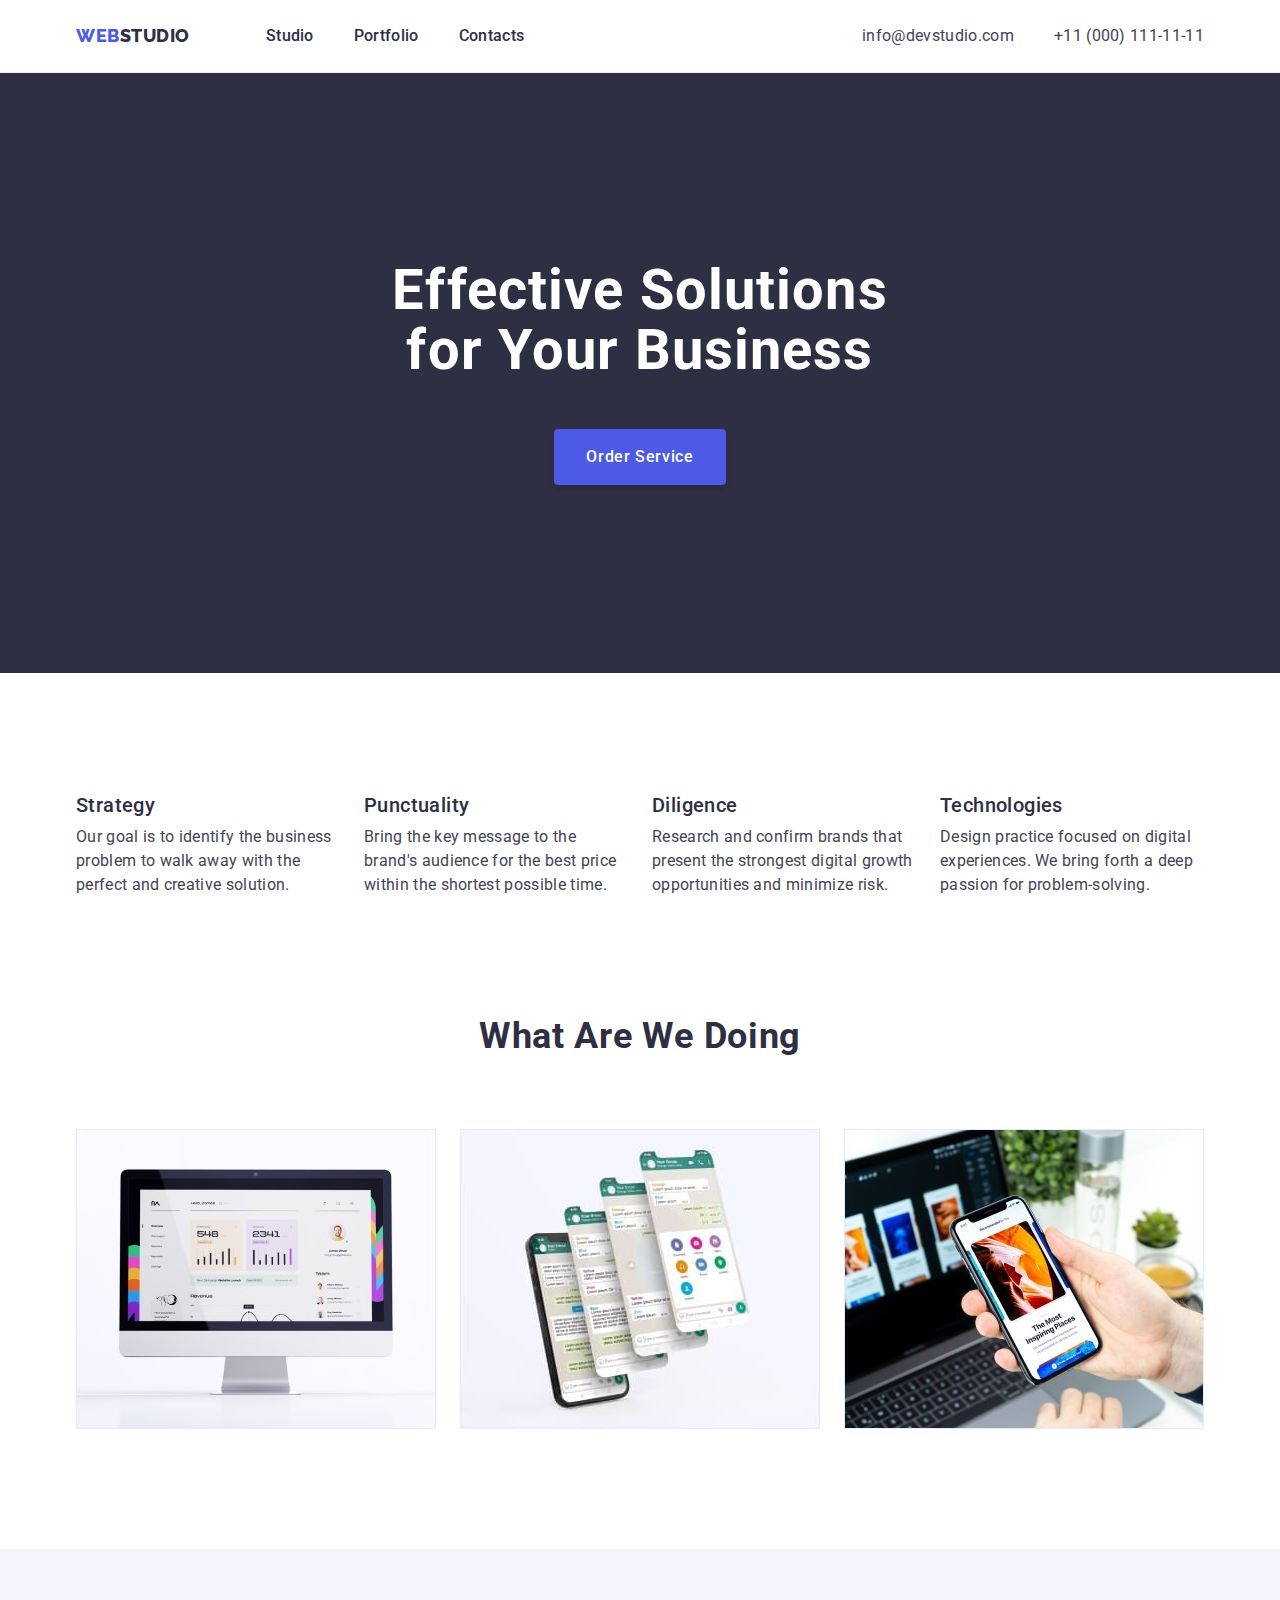
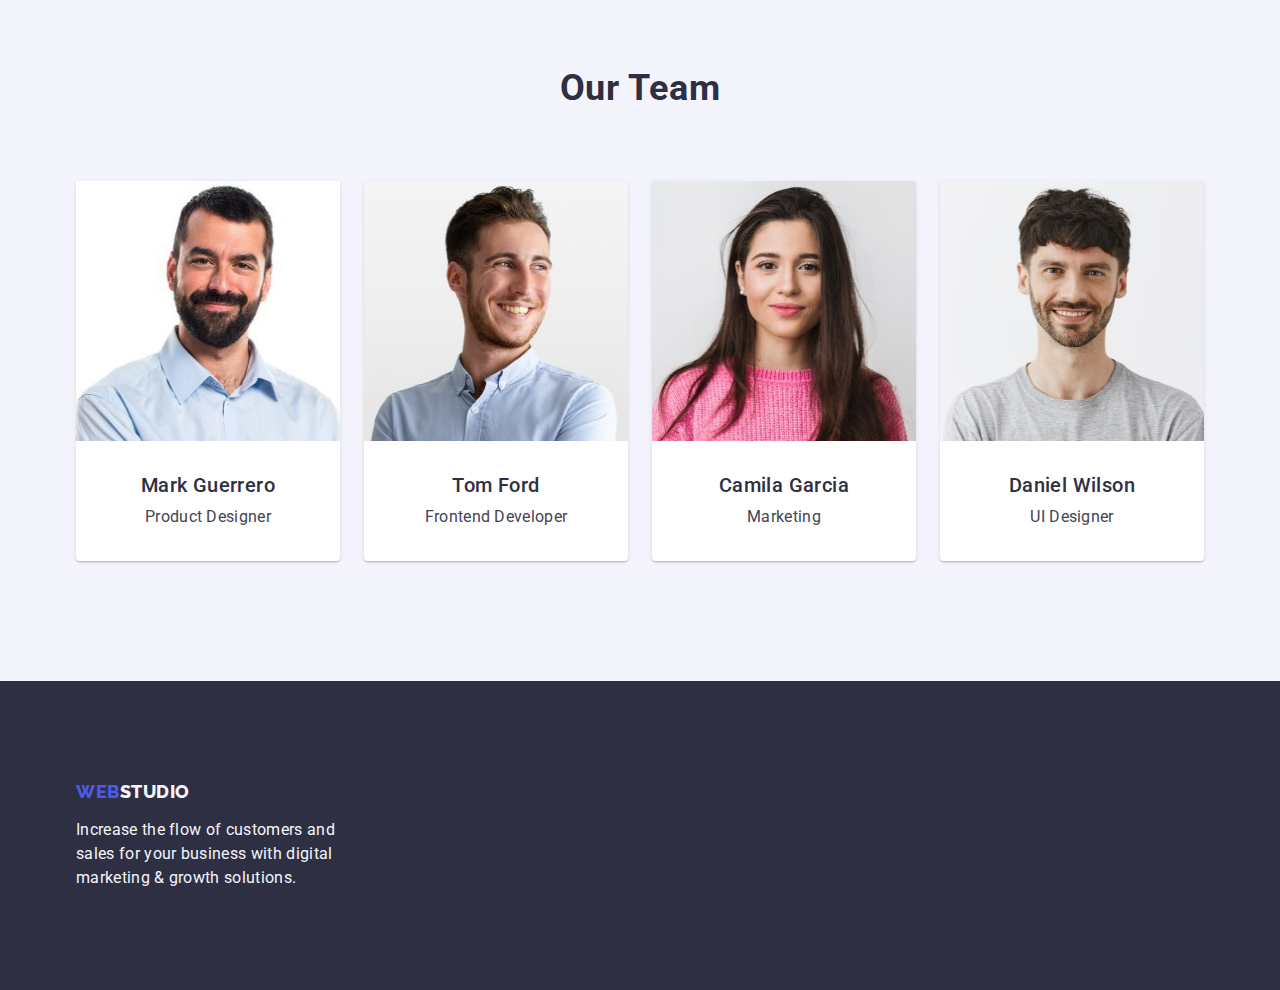
<file: index.html>
<!DOCTYPE html>
<html lang="en">
  <head>
    <meta charset="UTF-8" />
    <meta http-equiv="X-UA-Compatible" content="IE=edge" />
    <meta name="viewport" content="width=device-width, initial-scale=1.0" />
    <title>Web Studio</title>
    <link rel="preconnect" href="https://fonts.googleapis.com" />
    <link rel="preconnect" href="https://fonts.gstatic.com" crossorigin />
    <link
      href="https://fonts.googleapis.com/css2?family=Raleway:wght@800&family=Roboto:wght@400;500;700&display=swap"
      rel="stylesheet"
    />
    <link
      rel="stylesheet"
      href="https://cdnjs.cloudflare.com/ajax/libs/modern-normalize/1.1.0/modern-normalize.min.css"
    />
    <link rel="stylesheet" href="./css/styles.css" />
  </head>
  <body>
    <!-- Header -->
    <header class="page-header">
      <div class="container page-header-container">
        <nav class="page-navigation">
          <a class="logo-part-one link" href="./index.html">Web<span class="logo-part-second link">Studio</span></a>
          <ul class="menu list">
            <li><a class="menu-list-item link" href="./index.html">Studio</a></li>
            <li><a class="menu-list-item link" href="./portfolio.html">Portfolio</a></li>
            <li><a class="menu-list-item link" href="">Contacts</a></li>
          </ul>
        </nav>
        <address class="contact-item-list">
          <ul class="contact list">
            <li>
              <a class="contact-item link" href="mailto:info@devstudio.com">info@devstudio.com</a>
            </li>
            <li>
              <a class="contact-item link" href="tel:+110001111111">+11 (000) 111-11-11</a>
            </li>
          </ul>
        </address>
      </div>
    </header>
    <!-- Main content -->
    <main>
      <!-- section 1 hero-->
      <section class="hero-page">
        <div class="container">
          <h1 class="main-text">Effective Solutions for Your Business</h1>
          <button class="order-btn" type="button">Order Service</button>
        </div>
      </section>

      <!-- section 2 features-->
      <section class="section">
        <div class="container">
          <h2 class="visually-hidden">Features</h2>
          <ul class="list features-container">
            <li class="features-container-item">
              <h3 class="feature-name">Strategy</h3>
              <p class="feature-descr">
                Our goal is to identify the business problem to walk away with the perfect and
                creative solution.
              </p>
            </li>
            <li class="features-container-item">
              <h3 class="feature-name">Punctuality</h3>
              <p class="feature-descr">
                Bring the key message to the brand's audience for the best price within the shortest
                possible time.
              </p>
            </li>
            <li class="features-container-item">
              <h3 class="feature-name">Diligence</h3>
              <p class="feature-descr">
                Research and confirm brands that present the strongest digital growth opportunities
                and minimize risk.
              </p>
            </li>
            <li class="features-container-item">
              <h3 class="feature-name">Technologies</h3>
              <p class="feature-descr">
                Design practice focused on digital experiences. We bring forth a deep passion for
                problem-solving.
              </p>
            </li>
          </ul>
        </div>
      </section>
      <!-- section 3 we doing -->
      <section class="we-doing-section">
        <div class="container">

        <h2 class="title">What are we doing</h2>
        
          <ul class="list title-item-container">
          <li class="we-doing-section-card">
            <img
              class="card-item-style"
              src="./images/wedoing/we_doing1.jpg"
              alt="computer"
              width="360"
              height="300"
            />
          </li>
          <li class="we-doing-section-card">
            <img
              class="card-item-style"
              src="./images/wedoing/we_doing2.jpg"
              alt="phone"
              width="360"
              height="300"
            />
          </li>
          <li class="we-doing-section-card">
            <img
              class="card-item-style"
              src="./images/wedoing/we_doing3.jpg"
              alt="phone computer"
              width="360"
              height="300"
            />
          </li>
        </ul>
      </div>
        
      </section>
      <!-- section 4 team-->
      <section class="section team-card" id="team-card">
        <div class="container">
          <h2 class="title">Our Team</h2>
          <ul class="list team-container">
            <li class="team">
              <img src="./images/team/mark.jpg" alt="mark" width="264" height="260" />
              <div class="team-description">
                <h3 class="team-name">Mark Guerrero</h3>
              <p class="team-position">Product Designer</p>
            </div>
             
            </li>
            <li class="team">
              <img src="./images/team/tom.jpg" alt="tom" width="264" height="260" />
              <div class="team-description">
                <h3 class="team-name">Tom Ford</h3>
              <p class="team-position">Frontend Developer</p>
            </div>
              
            </li>
            <li class="team">
              <img src="./images/team/camila.jpg" alt="camila" width="264" height="260" />
              <div class="team-description">
                <h3 class="team-name">Camila Garcia</h3>
              <p class="team-position">Marketing</p>
            </div>
              
            </li>
            <li class="team">
              <img src="./images/team/daniel.jpg" alt="daniel" width="264" height="260" />
                <div class="team-description">
                  <h3 class="team-name">Daniel Wilson</h3>
                  <p class="team-position">UI Designer</p>
                </div>
            </li>
          </ul>
        </div>
      </section>
    </main>
    <!-- footer -->
    <footer class="footer-style">
      <div class="container">
        <a class="logo-footer link" href="./index.html"
        >Web<span class="logo-part-secondary link">Studio</span></a
      >
      <p class="footer-content">
        Increase the flow of customers and sales for your business with digital marketing & growth
        solutions.
      </p>
      </div>
      
    </footer>
  </body>
</html>
</file>
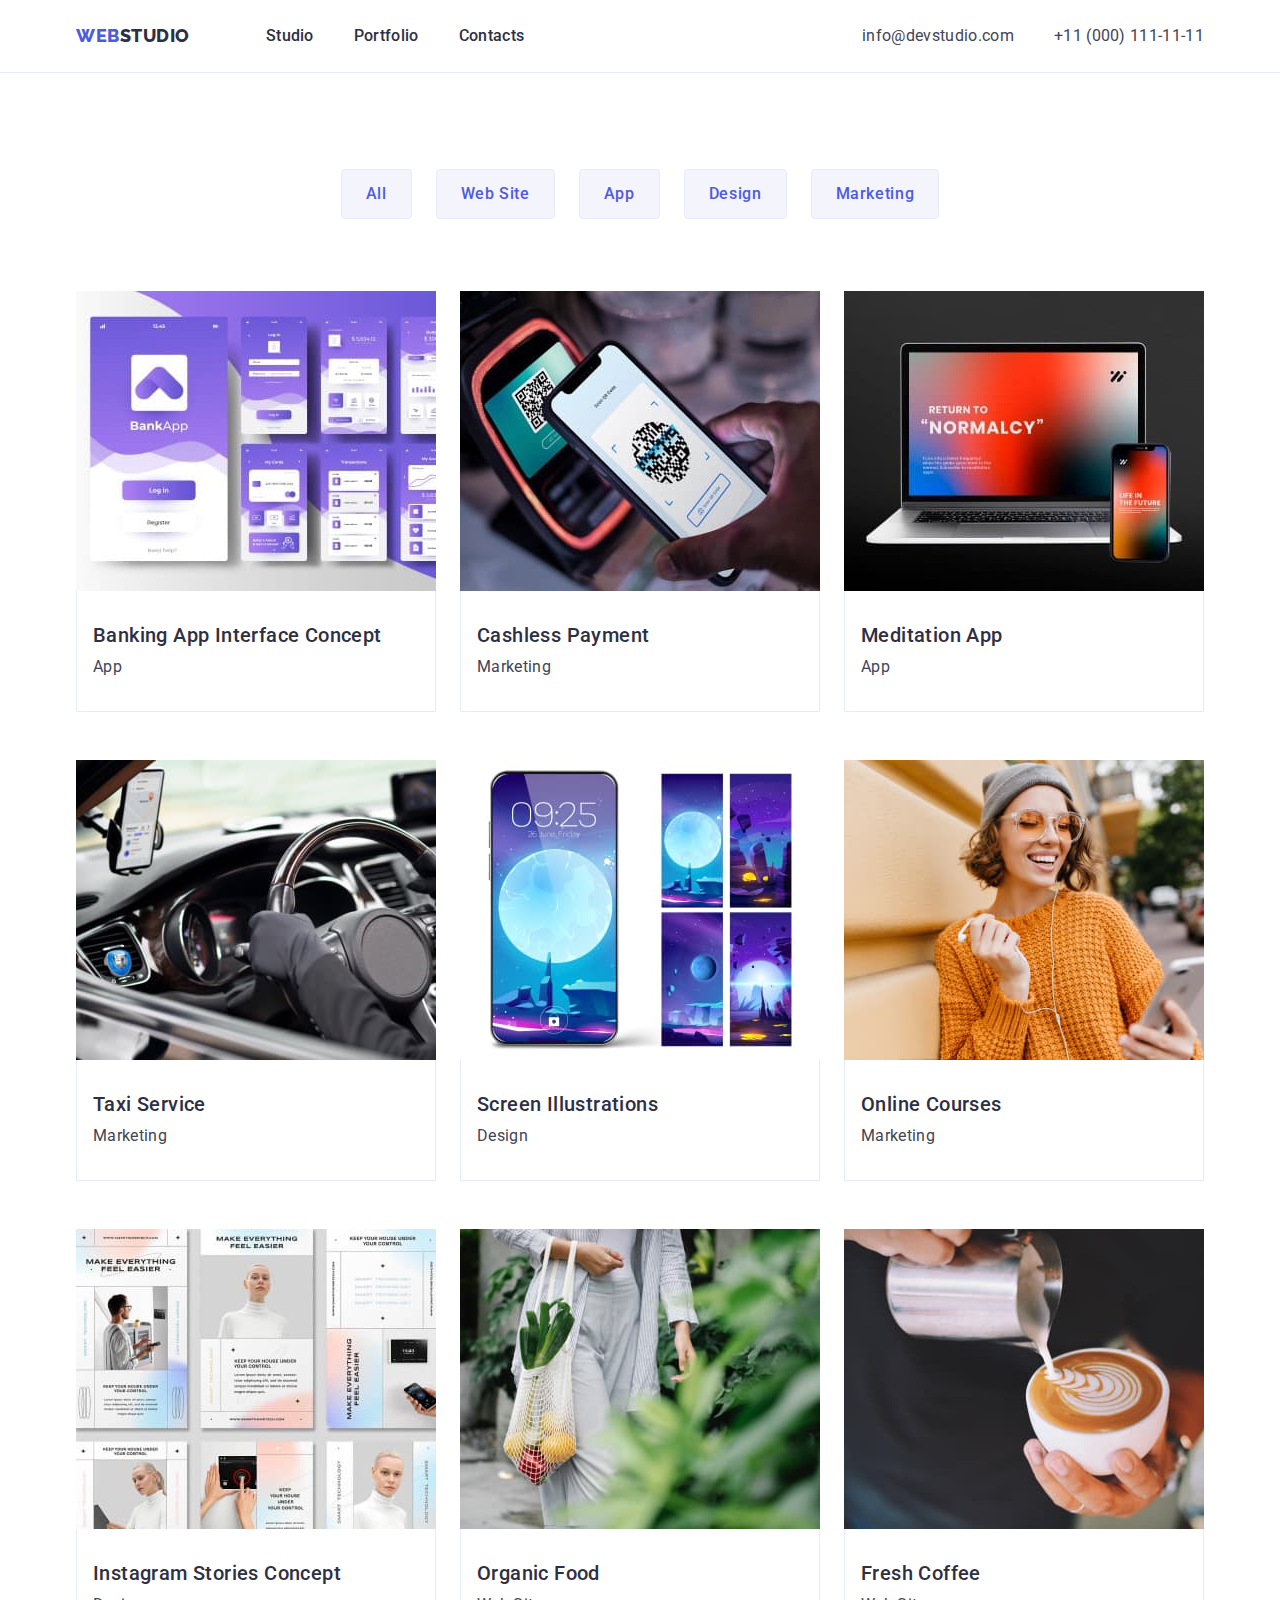
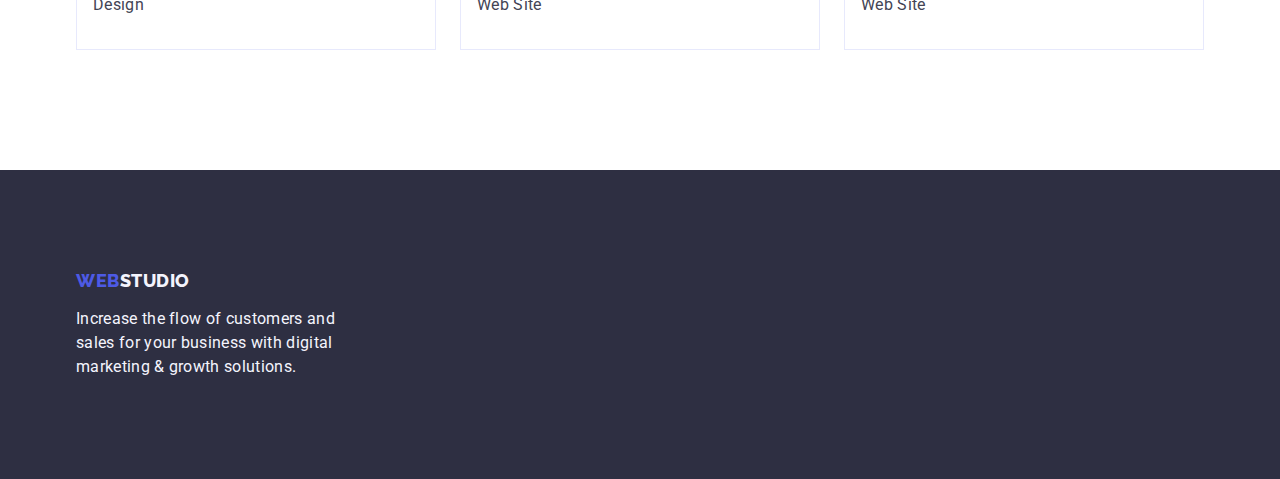
<file: portfolio.html>
<!DOCTYPE html>
<html lang="en">
  <head>
    <meta charset="UTF-8" />
    <meta http-equiv="X-UA-Compatible" content="IE=edge" />
    <meta name="viewport" content="width=device-width, initial-scale=1.0" />
    <title>Portfolio</title>
    <link rel="preconnect" href="https://fonts.googleapis.com" />
    <link rel="preconnect" href="https://fonts.gstatic.com" crossorigin />
    <link
      href="https://fonts.googleapis.com/css2?family=Raleway:wght@800&family=Roboto:wght@400;500;700&display=swap"
      rel="stylesheet"
    />
    <link
      rel="stylesheet"
      href="https://cdnjs.cloudflare.com/ajax/libs/modern-normalize/1.1.0/modern-normalize.min.css"
    />
    <link rel="stylesheet" href="./css/styles.css" />
  </head>
  <body>
    <!-- header -->
    <header class="page-header">
      <div class="container page-header-container">
        <nav class="page-navigation">
          <a class="logo-part-one link" href="./index.html"
            >Web<span class="logo-part-second link">Studio</span>
          </a>
          <ul class="menu list">
            <li><a class="menu-list-item link" href="./index.html">Studio</a></li>
            <li><a class="menu-list-item link" href="./portfolio.html">Portfolio</a></li>
            <li><a class="menu-list-item link" href="">Contacts</a></li>
          </ul>
        </nav>
        <address class="contact-item-list">
          <ul class="contact list">
            <li>
              <a class="contact-item link" href="mailto:info@devstudio.com">info@devstudio.com</a>
            </li>
            <li>
              <a class="contact-item link" href="tel:+110001111111">+11 (000) 111-11-11</a>
            </li>
          </ul>
        </address>
      </div>
    </header>
    <!-- portfolio -->
    <main>
      <section class="portfolio-section">
        <div class="container">
          <h1 class="visually-hidden">Our portfolio</h1>
        <ul class="list main-nav-portfolio">
          <li><button class="main-nav first-nav-btn" type="button">All</button></li>
          <li><button class="main-nav first-nav-btn" type="button">Web Site</button></li>
          <li><button class="main-nav first-nav-btn" type="button">App</button></li>
          <li><button class="main-nav first-nav-btn" type="button">Design</button></li>
          <li><button class="main-nav first-nav-btn" type="button">Marketing</button></li>
        </ul>   
        
        
        <!--Section 1 servises-->
        <ul class="list card-section">
          <li class="card-section-item">
            <a class="link" href=""
              ><img
                src="./images/portfolio/row01-pic-01.jpg"
                alt="banking"
                width="360"
              />
          <div class="card-style">
              <h2 class="card-desc">Banking App Interface Concept</h2>
              <p class="card-link">App</p>
          </div></a
              >
              
          </li>
          <li class="card-section-item">
            <a class="link" href="">
              <img
               src="images/portfolio/row01-pic-02.jpg"
                alt="cashless"
                width="360"
              />
              <div class="card-style"><h2 class="card-desc">Cashless Payment</h2>
              <p class="card-link">Marketing</p></div></a
            >
              
          </li>
          <li class="card-section-item">
            <a class="link" href="">
              <img
               src="./images/portfolio/row01-pic-03.jpg"
                alt="meditation"
                width="360"
              />
              <div class="card-style">
                <h2 class="card-desc">Meditation App</h2>
              <p class="card-link">App</p></div></a
            >
              
          </li>
          <li class="card-section-item">
            <a class="link" href="">
              <img
              src="./images/portfolio/row02-pic-01.jpg"
                alt="taxi"
                width="360"
              />
              <div class="card-style"> <h2 class="card-desc">Taxi Service</h2>
              <p class="card-link">Marketing</p></div></a
            >
             
          </li>
          <li class="card-section-item">
            <a class="link" href="">
              <img
               src="./images/portfolio/row02-pic-02.jpg"
                alt="screen"
                width="360"
              />
              <div class="card-style"> <h2 class="card-desc">Screen Illustrations</h2>
              <p class="card-link">Design</p></div></a
            >
             
          </li>
          <li class="card-section-item">
            <a class="link" href="">
              <img
               src="./images/portfolio/row02-pic-03.jpg"
                alt="girl"
                width="360"
              />
              <div class="card-style"><h2 class="card-desc">Online Courses</h2>
              <p class="card-link">Marketing</p></div></a
            >
              
          </li>
          <li class="card-section-item">
            <a class="link" href="">
              <img
                src="./images/portfolio/row03-pic-01.jpg"
                alt="instagram"
                width="360"
              />
              <div class="card-style"> <h2 class="card-desc">Instagram Stories Concept</h2>
              <p class="card-link">Design</p></div></a
            >
             
          </li>
          <li class="card-section-item">
            <a class="link" href="">
              <img
                 src="./images/portfolio/row03-pic-02.jpg"
                alt="foog"
                width="360"
              />
              <div class="card-style"> <h2 class="card-desc">Organic Food</h2>
              <p class="card-link">Web Site</p></div></a
            >
             
          </li>
          <li class="card-section-item">
            <a class="link" href="">
              <img
              src="./images/portfolio/row03-pic-03.jpg"
                alt="coffee"
                width="360"
              />
              <div class="card-style"><h2 class="card-desc">Fresh Coffee</h2>
              <p class="card-link">Web Site</p></div></a
            >
              
          </li>
        </ul>
      </div>
    </section>
    </main>
    <!-- footer -->
    <footer class="footer-style">
      <div class="container">
        <a class="logo-footer link" href="./index.html"
        >Web<span class="logo-part-secondary link">Studio</span></a
      >
      <p class="footer-content">
        Increase the flow of customers and sales for your business with digital marketing & growth
        solutions.
      </p>
      </div>
          </footer>
  </body>
</html>
</file>
<file: css/styles.css>
:root {
  --font-family: 'Roboto', sans-serif;
  --secondary-font-family: 'Raleway', sans-serif;
  --main-color: #ffffff;
  --primary-background-color-theme-dark: #2e2f42;
  --accent-color: #404bbf;
  --primary-text-color-theme-dark: #434455;
  --btn-border-color: #9747ff;
  --secondary-text-color-theme-light: #f4f4fd;
  --btn-border-color-light: #e7e9fc;
  --secondary-text-color-theme-dark: #4d5ae5;
}

/* Default */
.list {
  list-style: none;
}

.link {
  text-decoration: none;
}

button {
  cursor: pointer;
}

h1,
h2,
h3,
h4,
p {
  margin-top: 0;
  margin-bottom: 0;
}

ul,
ol {
  margin-top: 0;
  margin-bottom: 0;
  padding-left: 0;
}

img {
  display: block;
}

.container {
  width: 1158px;
  margin-right: auto;
  margin-left: auto;
  padding-right: 15px;
  padding-left: 15px;
}

.section {
  padding-top: 120px;
  padding-bottom: 120px;
}
.visually-hidden {
  position: absolute;
  width: 1px;
  height: 1px;
  margin: -1px;
  border: 0;
  padding: 0;
  white-space: nowrap;
  clip-path: inset(100%);
  clip: rect(0 0 0 0);
  overflow: hidden;
}

/* BODY STYLE */
body {
  font-family: var(--font-family);
  color: var(--primary-text-color-theme-dark);
  background-color: var(--main-color);
}

/* HEADER */

.page-header {
 border-bottom: 1px solid #e7e9fc;
}

.page-navigation {
  display: flex;
  align-items: center;
 }
 
.menu {
  display: flex;
  gap: 40px;
  align-items: flex-end;
  /* align-items: center; */
}
.contact {
  display: flex;
  gap: 40px;

  /* align-items: center; */
}

.page-header-container {
  display: flex;
  align-items: center;
}

.logo-part-one {
  font-family: 'Raleway', sans-serif;
  font-weight: 800;
  font-size: 18px;
  line-height: 1.17;
  letter-spacing: 0.03em;
  text-transform: uppercase;
  color: var(--secondary-text-color-theme-dark);
  margin-right: 76px;
}

.logo-part-second {
color: var(--primary-background-color-theme-dark);
}

.menu-list-item {
  font-weight: 500;
  font-size: 16px;
  line-height: 1.5;
  letter-spacing: 0.02em;
  color: var(--primary-background-color-theme-dark);
  padding: 24px 0;
  display: block;
}
.menu-list-item:hover,
.menu-list-item:focus {
  color: var(--accent-color);
}
.contact-item-list {
  font-style: normal;
  margin-left: auto;
}
.contact-item {
  font-style: normal;
  font-weight: 400;
  font-size: 16px;
  line-height: 1.5;
  letter-spacing: 0.02em;
  margin-left: auto;
  color: var(--primary-text-color-theme-dark);
}
.contact-item:hover,
.contact-item:focus {
  color: var(--accent-color);
}

/* Main Studio*/
/* Hero section */
.hero-page {
  background-color: var(--primary-background-color-theme-dark);
  padding-top: 188px;
  padding-bottom: 188px;
}
.main-text {
  font-weight: 700;
  font-size: 56px;
  line-height: 1.07;
  text-align: center;
  letter-spacing: 0.02em;
  color: var(--main-color);
  max-width: 496px;
  margin-left: auto;
  margin-right: auto;
}
.order-btn {
  font-family: inherit;
  font-weight: 500;
  font-size: 16px;
  line-height: 1.5;
  display: flex;
  align-items: center;
  letter-spacing: 0.04em;
  color: var(--main-color);
  background-color: var(--secondary-text-color-theme-dark);
  box-shadow: 0px 4px 4px rgba(0, 0, 0, 0.15);
  border-radius: 4px;
  padding: 16px 32px 16px 32px;
  display: block;
  list-style: none;
  min-width: 169px;
  /* height: 56px; */
  margin-left: auto;
  margin-right: auto;
  margin-top: 48px;
  border: none;
}
.order-btn:hover,
.order-btn:focus {
  background-color: var(--accent-color);
}
/* Section 2 features */

.features-container {
  display: flex;
  gap: 24px;
  justify-content: space-between;
}

.features-container-item {
  width: calc((100% - 72px) /4);
}

.feature-name {
  font-weight: 500;
  font-size: 20px;
  line-height: 1.2;
  letter-spacing: 0.02em;
  color: var(--primary-background-color-theme-dark);
  margin-bottom: 8px;
}

.feature-descr {
  font-size: 16px;
  line-height: 1.5;
  letter-spacing: 0.02em;
  color: var(--primary-text-color-theme-dark);
}



/* Section 3 we doing */

.we-doing-section {
  padding-bottom: 120px;
}

.title-item-container {
  display: flex;
  flex-direction: row;
  justify-content: center;
  gap: 24px;
}
.we-doing-section-card {
  width: calc((100% - 48px) / 3);
}

.title {
  font-weight: 700;
  font-size: 36px;
  line-height: 1.11;
  text-align: center;
  letter-spacing: 0.02em;
  text-transform: capitalize;
  color: var(--primary-background-color-theme-dark);
  margin-bottom: 72px;
  padding: 0;
}


/* Section 4 team*/

.team-container {
  display: flex;
  gap: 24px;
}
.team {
  background-color: var(--main-color);
  box-shadow: 0px 1px 6px rgba(46, 47, 66, 0.08), 0px 1px 1px rgba(46, 47, 66, 0.16),
    0px 2px 1px rgba(46, 47, 66, 0.08);
  border-radius: 0px 0px 4px 4px;
  flex-basis: ((100%-3 * 24px) /4);
}
.team-name {
  font-weight: 500;
  font-size: 20px;
  line-height: 1.2;
  letter-spacing: 0.02em;
  color: var(--primary-background-color-theme-dark);
  text-align: center;
  margin-bottom: 8px;
}

.team-position {
  font-size: 16px;
  line-height: 1.5;
  letter-spacing: 0.02em;
  color: var(--primary-text-color-theme-dark);
  text-align: center;
}

.team-description {
  padding: 32px 16px;
}

.team-card {
  background-color: var(--secondary-text-color-theme-light);
}

/* Footer */

.logo-footer {
  font-family: 'Raleway', sans-serif;
  font-weight: 800;
  font-size: 18px;
  line-height: 1.17;
  letter-spacing: 0.03em;
  text-transform: uppercase;
  color: var(--secondary-text-color-theme-dark);
  display: inline-block;
  margin-bottom: 16px;
}
.footer-style {
  background-color: var(--primary-background-color-theme-dark);
  padding: 100px 0;
}
.footer-content {
  font-weight: 400;
  font-size: 16px;
  line-height: 1.5;
  letter-spacing: 0.02em;
  color: var(--secondary-text-color-theme-light);
  max-width: 264px;
}
.logo-part-secondary {
 color: var(--secondary-text-color-theme-light);
}

/* PORTFOLIO */
/* Main portfolio */
.portfolio-section {
  padding: 96px 0 120px 0;
}

.main-nav-portfolio {
  display: flex;
  flex-direction: row;
  align-items: flex-start;
  justify-content: center;
  gap: 24px;
  margin-bottom: 72px;
}

.main-nav {
  font-weight: 500;
  font-size: 16px;
  line-height: 1.5;
  text-align: center;
  letter-spacing: 0.04em;
  color: var(--secondary-text-color-theme-dark);
  box-sizing: border-box;
  background-color: var(--secondary-text-color-theme-light);
  border: 1px solid var(--btn-border-color-light);
  border-radius: 4px;
  padding: 12px 24px;
}

.main-nav:hover,
.main-nav:focus {
  border: 1px solid transparent;
}

.first-nav-btn:hover,
.first-nav-btn:focus {
  background-color: var(--accent-color);
  color: var(--main-color);
}
.card-desc {
  font-weight: 500;
  font-size: 20px;
  line-height: 1.2;
  letter-spacing: 0.02em;
  color: var(--primary-background-color-theme-dark);
  margin-bottom: 8px;
}
.card-link {
  font-size: 16px;
  line-height: 1.5;
  letter-spacing: 0.02em;
  color: var(--primary-text-color-theme-dark);
}
.card-section {
  padding-top: 0px;
  display: flex;
  column-gap: 24px;
  row-gap: 48px;
  flex-wrap: wrap;
}

.card-style {
  border: 1px solid var(--btn-border-color-light);
  padding: 32px 16px;
  border-top: none;
}
.card-section-item {
  flex-basis: calc((100% - 48px) / 3);
}
</file>
